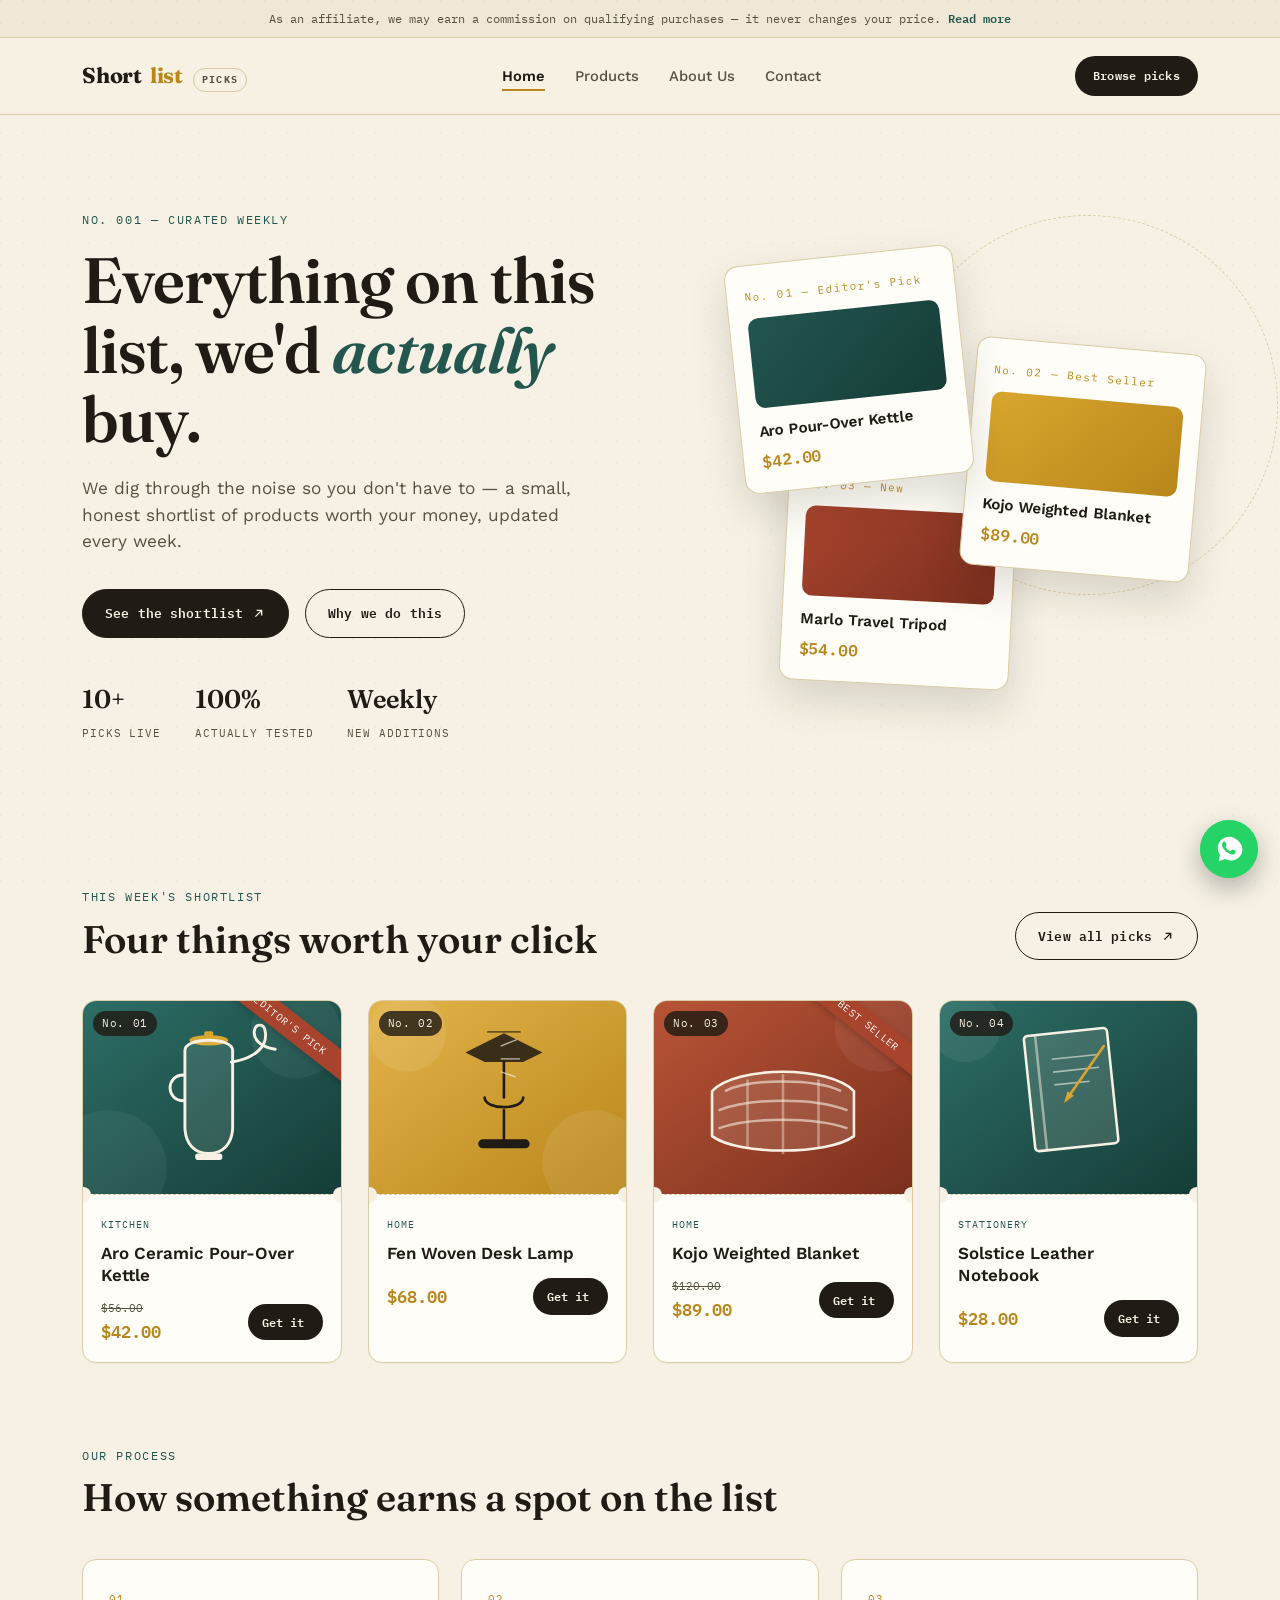
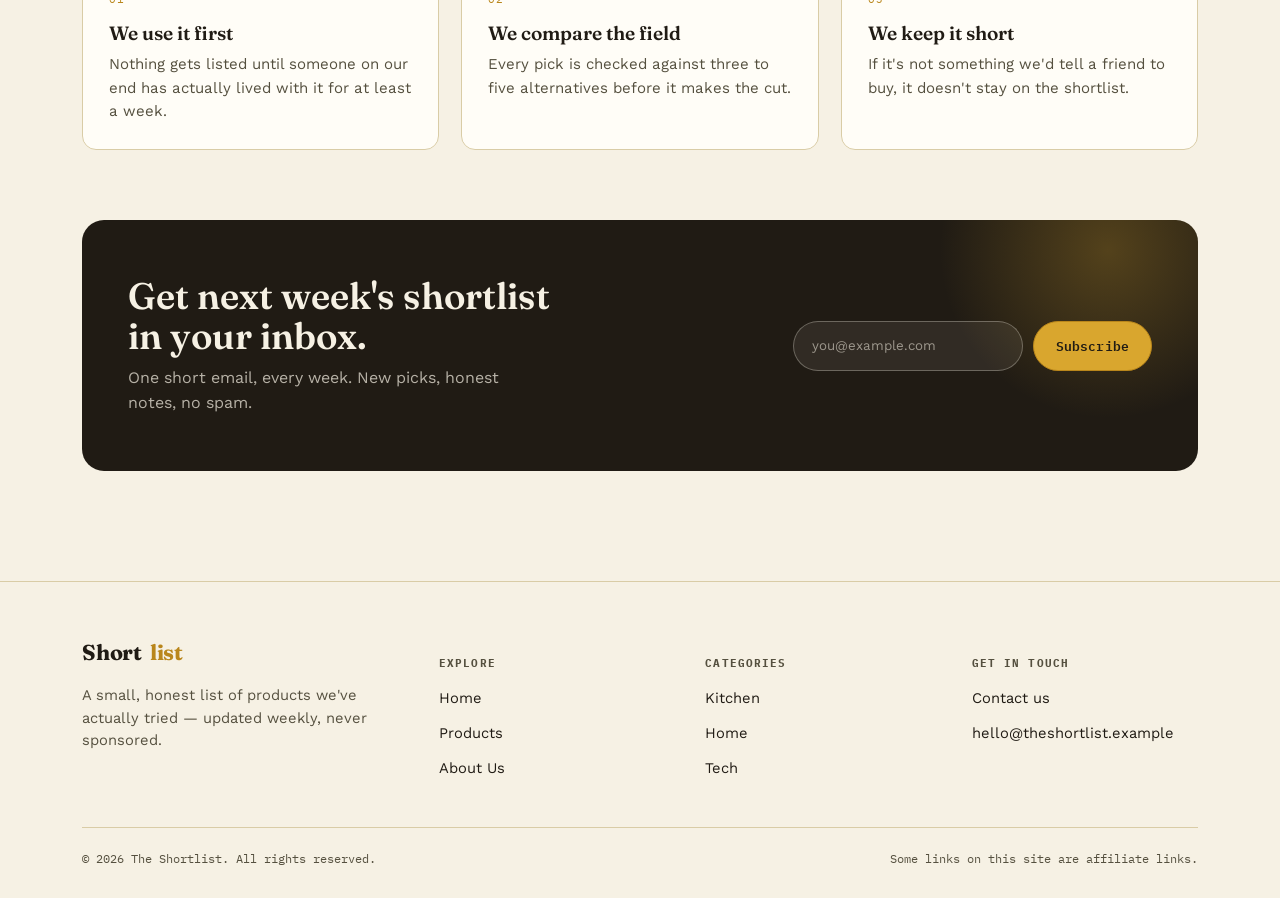
<file: index.html>
<!DOCTYPE html>
<html lang="en">
<head>
<meta charset="UTF-8">
<meta name="viewport" content="width=device-width, initial-scale=1.0">
<title>The Shortlist — Hand-picked finds, honestly reviewed</title>
<meta name="description" content="A curated shortlist of the best products we've tried, tested, and would buy again — with straight-to-the-point picks and prices.">
<link rel="icon" type="image/svg+xml" href="assets/images/site/favicon.svg">
<link rel="stylesheet" href="assets/css/style.css">
</head>
<body>

<div class="disclosure">
  As an affiliate, we may earn a commission on qualifying purchases — it never changes your price. <a href="about.html">Read more</a>
</div>

<header class="site-header">
  <nav class="nav">
    <a href="index.html" class="brand">Short<span class="brand-dot">list</span><span class="brand-tag">Picks</span></a>
    <ul class="nav-links" id="nav-links">
      <li><a href="index.html" class="active">Home</a></li>
      <li><a href="products.html">Products</a></li>
      <li><a href="about.html">About Us</a></li>
      <li><a href="contact.html">Contact</a></li>
    </ul>
    <a href="products.html" class="nav-cta">Browse picks</a>
    <button class="nav-toggle" id="nav-toggle" aria-label="Toggle menu"><span></span><span></span><span></span></button>
  </nav>
</header>

<main>

  <!-- ============ HERO ============ -->
  <section class="hero">
    <div class="wrap">
      <div class="hero-grid">
        <div>
          <span class="eyebrow reveal">No. 001 — Curated Weekly</span>
          <h1 class="reveal reveal-delay-1">Everything on this list, we'd <em>actually</em> buy.</h1>
          <p class="hero-sub reveal reveal-delay-2">We dig through the noise so you don't have to — a small, honest shortlist of products worth your money, updated every week.</p>
          <div class="hero-actions reveal reveal-delay-3">
            <a href="products.html" class="btn btn-primary">
              See the shortlist
              <svg viewBox="0 0 24 24" fill="none" stroke="currentColor" stroke-width="2.2"><path d="M7 17 17 7M9 7h8v8"/></svg>
            </a>
            <a href="about.html" class="btn btn-ghost">Why we do this</a>
          </div>
          <div class="hero-meta reveal reveal-delay-4">
            <div><strong id="stat-count">10+</strong><span>Picks live</span></div>
            <div><strong>100%</strong><span>Actually tested</span></div>
            <div><strong>Weekly</strong><span>New additions</span></div>
          </div>
        </div>

        <div class="hero-stack reveal reveal-delay-2">
          <div class="hero-orbit"></div>
          <div class="float-ticket ft-1">
            <span class="tk-num">No. 01 — Editor's Pick</span>
            <div class="tk-swatch"></div>
            <div class="tk-name">Aro Pour-Over Kettle</div>
            <div class="tk-price">$42.00</div>
          </div>
          <div class="float-ticket ft-2">
            <span class="tk-num">No. 02 — Best Seller</span>
            <div class="tk-swatch"></div>
            <div class="tk-name">Kojo Weighted Blanket</div>
            <div class="tk-price">$89.00</div>
          </div>
          <div class="float-ticket ft-3">
            <span class="tk-num">No. 03 — New</span>
            <div class="tk-swatch"></div>
            <div class="tk-name">Marlo Travel Tripod</div>
            <div class="tk-price">$54.00</div>
          </div>
        </div>
      </div>
    </div>
  </section>

  <!-- ============ FEATURED PICKS ============ -->
  <section class="section">
    <div class="wrap">
      <div class="section-head reveal">
        <div>
          <span class="eyebrow">This week's shortlist</span>
          <h2>Four things worth your click</h2>
        </div>
        <a href="products.html" class="btn btn-ghost">
          View all picks
          <svg viewBox="0 0 24 24" fill="none" stroke="currentColor" stroke-width="2.2"><path d="M7 17 17 7M9 7h8v8"/></svg>
        </a>
      </div>
      <div class="ticket-grid" id="featured-grid"></div>
    </div>
  </section>

  <!-- ============ HOW WE PICK ============ -->
  <section class="section" style="padding-top:10px;">
    <div class="wrap">
      <div class="section-head reveal">
        <div>
          <span class="eyebrow">Our process</span>
          <h2>How something earns a spot on the list</h2>
        </div>
      </div>
      <div class="values-grid">
        <div class="value-card reveal">
          <span class="v-num">01</span>
          <h3>We use it first</h3>
          <p>Nothing gets listed until someone on our end has actually lived with it for at least a week.</p>
        </div>
        <div class="value-card reveal reveal-delay-1">
          <span class="v-num">02</span>
          <h3>We compare the field</h3>
          <p>Every pick is checked against three to five alternatives before it makes the cut.</p>
        </div>
        <div class="value-card reveal reveal-delay-2">
          <span class="v-num">03</span>
          <h3>We keep it short</h3>
          <p>If it's not something we'd tell a friend to buy, it doesn't stay on the shortlist.</p>
        </div>
      </div>
    </div>
  </section>

  <!-- ============ NEWSLETTER BAND ============ -->
  <section class="section" style="padding-top:0;">
    <div class="wrap">
      <div class="band reveal">
        <div>
          <h2>Get next week's shortlist in your inbox.</h2>
          <p>One short email, every week. New picks, honest notes, no spam.</p>
        </div>
        <form class="band-form" id="newsletter-form">
          <input type="email" required placeholder="you@example.com">
          <button type="submit" class="btn btn-gold">Subscribe</button>
        </form>
      </div>
    </div>
  </section>

</main>

<footer class="site-footer">
  <div class="wrap">
    <div class="footer-grid">
      <div class="footer-brand">
        <a href="index.html" class="brand">Short<span class="brand-dot">list</span></a>
        <p>A small, honest list of products we've actually tried — updated weekly, never sponsored.</p>
      </div>
      <div class="footer-col">
        <h5>Explore</h5>
        <ul>
          <li><a href="index.html">Home</a></li>
          <li><a href="products.html">Products</a></li>
          <li><a href="about.html">About Us</a></li>
        </ul>
      </div>
      <div class="footer-col">
        <h5>Categories</h5>
        <ul>
          <li><a href="products.html">Kitchen</a></li>
          <li><a href="products.html">Home</a></li>
          <li><a href="products.html">Tech</a></li>
        </ul>
      </div>
      <div class="footer-col">
        <h5>Get in touch</h5>
        <ul>
          <li><a href="contact.html">Contact us</a></li>
          <li><a href="mailto:hello@theshortlist.example">hello@theshortlist.example</a></li>
        </ul>
      </div>
    </div>
    <div class="footer-bottom">
      <span>© <span id="year"></span> The Shortlist. All rights reserved.</span>
      <span>Some links on this site are affiliate links.</span>
    </div>
  </div>
</footer>

<div class="toast" id="toast"></div>
<a class="wa-float" href="https://wa.me/918128532292?text=Hi%2C%20I%20found%20you%20through%20The%20Shortlist%20website!" target="_blank" rel="noopener" aria-label="Chat with us on WhatsApp">
  <span class="wa-tooltip">Chat on WhatsApp</span>
  <svg viewBox="0 0 32 32"><path d="M16.02 3C9.37 3 3.99 8.38 3.99 15.03c0 2.65.86 5.1 2.33 7.09L4.99 29l7.05-2.28c1.86 1 3.98 1.58 6.24 1.58 6.65 0 12.03-5.38 12.03-12.03S22.67 3 16.02 3zm7.11 17.09c-.3.85-1.5 1.56-2.46 1.76-.65.14-1.5.25-4.38-.94-3.68-1.53-6.05-5.25-6.24-5.5-.18-.25-1.49-1.98-1.49-3.78 0-1.8.92-2.68 1.25-3.05.33-.37.72-.46.96-.46.24 0 .48 0 .69.01.22.01.52-.08.81.62.3.71 1.02 2.46 1.11 2.64.09.18.15.39.03.63-.12.24-.18.39-.36.6-.18.21-.38.47-.54.63-.18.18-.37.37-.16.73.21.36.93 1.53 2 2.48 1.37 1.22 2.53 1.6 2.89 1.78.36.18.57.15.78-.09.21-.24.9-1.05 1.14-1.41.24-.36.48-.3.81-.18.33.12 2.09.99 2.45 1.17.36.18.6.27.69.42.09.15.09.85-.21 1.7z"/></svg>
</a>


<script src="assets/js/products-data.js"></script>
<script src="assets/js/products-render.js"></script>
<script src="assets/js/main.js"></script>
<script>renderFeatured();</script>
</body>
</html>
</file>
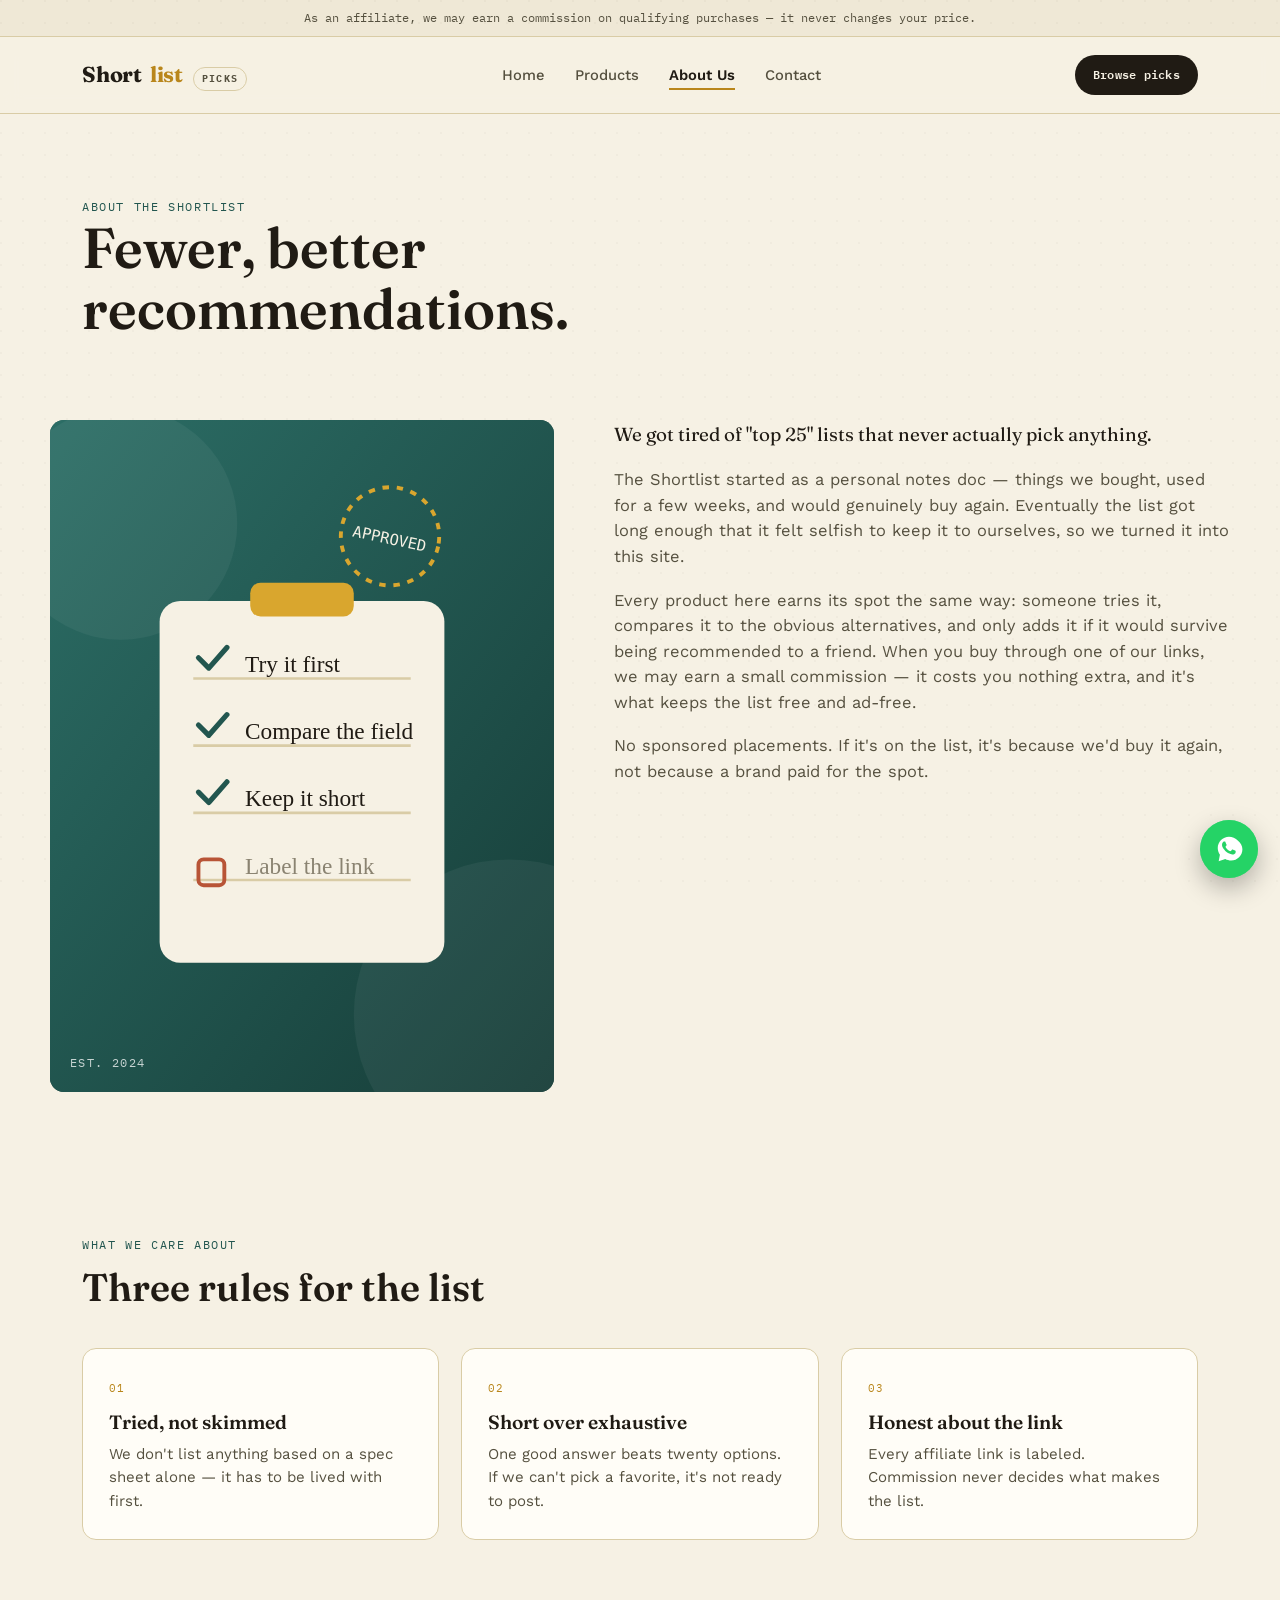
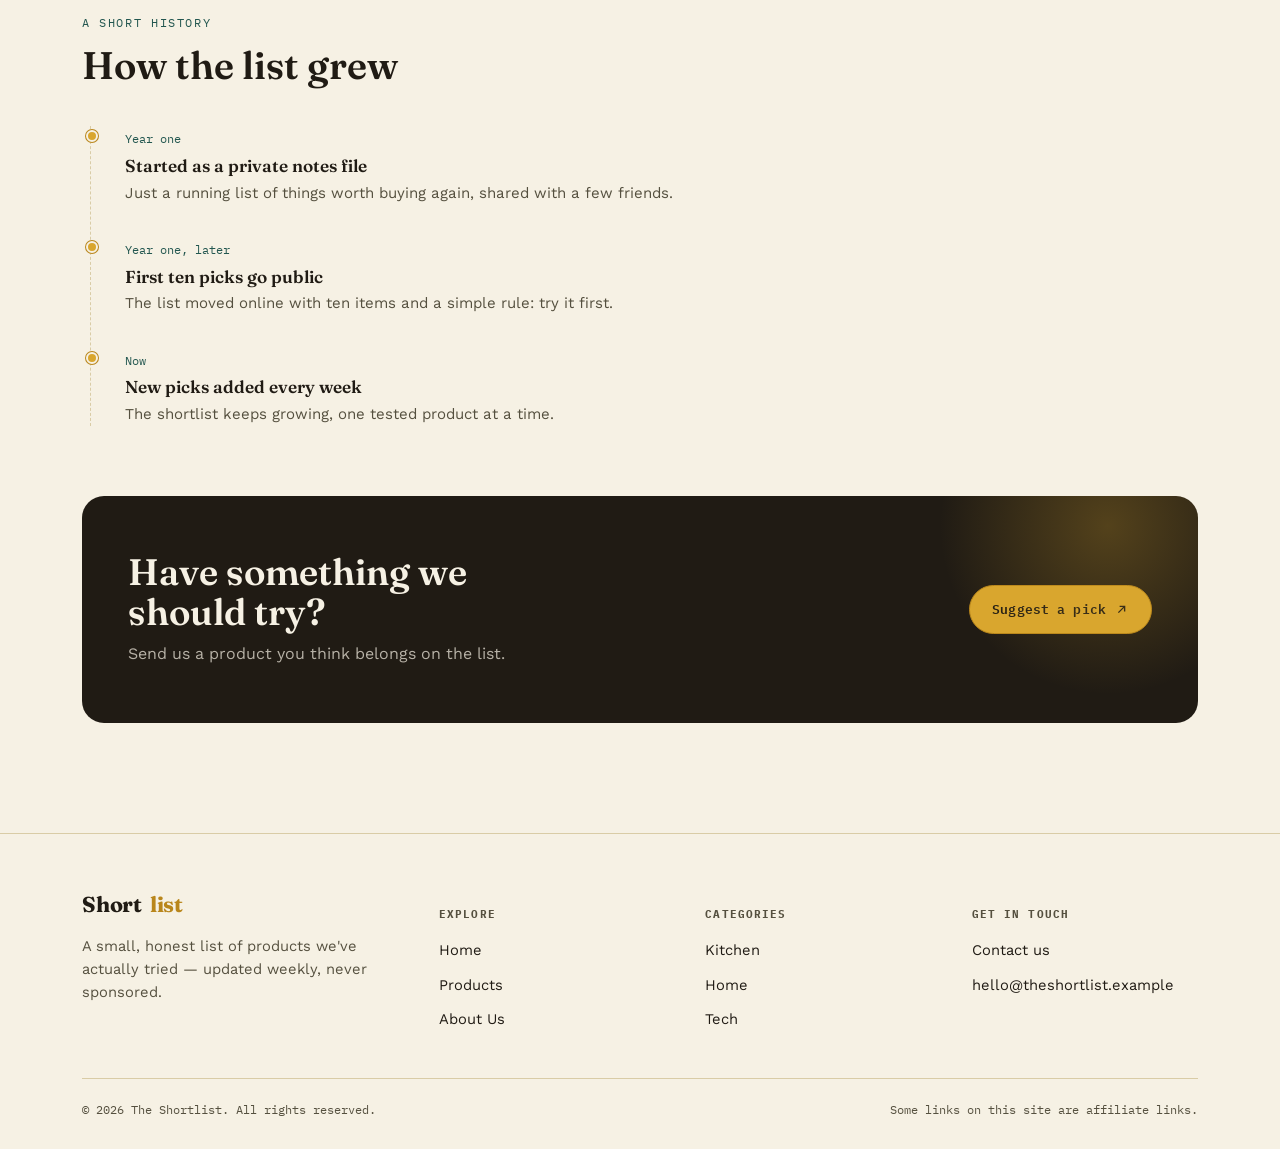
<file: about.html>
<!DOCTYPE html>
<html lang="en">
<head>
<meta charset="UTF-8">
<meta name="viewport" content="width=device-width, initial-scale=1.0">
<title>About Us — The Shortlist</title>
<meta name="description" content="Why The Shortlist exists, how picks are chosen, and how affiliate links keep it running.">
<link rel="icon" type="image/svg+xml" href="assets/images/site/favicon.svg">
<link rel="stylesheet" href="assets/css/style.css">
</head>
<body>

<div class="disclosure">
  As an affiliate, we may earn a commission on qualifying purchases — it never changes your price.
</div>

<header class="site-header">
  <nav class="nav">
    <a href="index.html" class="brand">Short<span class="brand-dot">list</span><span class="brand-tag">Picks</span></a>
    <ul class="nav-links" id="nav-links">
      <li><a href="index.html">Home</a></li>
      <li><a href="products.html">Products</a></li>
      <li><a href="about.html" class="active">About Us</a></li>
      <li><a href="contact.html">Contact</a></li>
    </ul>
    <a href="products.html" class="nav-cta">Browse picks</a>
    <button class="nav-toggle" id="nav-toggle" aria-label="Toggle menu"><span></span><span></span><span></span></button>
  </nav>
</header>

<main>
  <section class="about-hero">
    <div class="wrap">
      <span class="eyebrow reveal">About the shortlist</span>
      <h1 class="reveal reveal-delay-1">Fewer, better recommendations.</h1>
    </div>
  </section>

  <section class="section" style="padding-top:20px;">
    <div class="wrap about-grid">
      <div class="about-figure reveal">
        <img src="assets/images/site/about-illustration.svg" alt="Illustration of the three rules behind every shortlist pick" loading="lazy">
      </div>
      <div class="about-copy">
        <p class="reveal reveal-delay-1">We got tired of "top 25" lists that never actually pick anything.</p>
        <p class="reveal reveal-delay-2">The Shortlist started as a personal notes doc — things we bought, used for a few weeks, and would genuinely buy again. Eventually the list got long enough that it felt selfish to keep it to ourselves, so we turned it into this site.</p>
        <p class="reveal reveal-delay-3">Every product here earns its spot the same way: someone tries it, compares it to the obvious alternatives, and only adds it if it would survive being recommended to a friend. When you buy through one of our links, we may earn a small commission — it costs you nothing extra, and it's what keeps the list free and ad-free.</p>
        <p class="reveal reveal-delay-4">No sponsored placements. If it's on the list, it's because we'd buy it again, not because a brand paid for the spot.</p>
      </div>
    </div>
  </section>

  <section class="section" style="padding-top:0;">
    <div class="wrap">
      <div class="section-head reveal">
        <div>
          <span class="eyebrow">What we care about</span>
          <h2>Three rules for the list</h2>
        </div>
      </div>
      <div class="values-grid">
        <div class="value-card reveal">
          <span class="v-num">01</span>
          <h3>Tried, not skimmed</h3>
          <p>We don't list anything based on a spec sheet alone — it has to be lived with first.</p>
        </div>
        <div class="value-card reveal reveal-delay-1">
          <span class="v-num">02</span>
          <h3>Short over exhaustive</h3>
          <p>One good answer beats twenty options. If we can't pick a favorite, it's not ready to post.</p>
        </div>
        <div class="value-card reveal reveal-delay-2">
          <span class="v-num">03</span>
          <h3>Honest about the link</h3>
          <p>Every affiliate link is labeled. Commission never decides what makes the list.</p>
        </div>
      </div>
    </div>
  </section>

  <section class="section" style="padding-top:0;">
    <div class="wrap">
      <div class="section-head reveal">
        <div>
          <span class="eyebrow">A short history</span>
          <h2>How the list grew</h2>
        </div>
      </div>
      <div class="timeline">
        <div class="timeline-item reveal">
          <span class="t-year">Year one</span>
          <h4>Started as a private notes file</h4>
          <p>Just a running list of things worth buying again, shared with a few friends.</p>
        </div>
        <div class="timeline-item reveal reveal-delay-1">
          <span class="t-year">Year one, later</span>
          <h4>First ten picks go public</h4>
          <p>The list moved online with ten items and a simple rule: try it first.</p>
        </div>
        <div class="timeline-item reveal reveal-delay-2">
          <span class="t-year">Now</span>
          <h4>New picks added every week</h4>
          <p>The shortlist keeps growing, one tested product at a time.</p>
        </div>
      </div>
    </div>
  </section>

  <section class="section" style="padding-top:0;">
    <div class="wrap">
      <div class="band reveal">
        <div>
          <h2>Have something we should try?</h2>
          <p>Send us a product you think belongs on the list.</p>
        </div>
        <a href="contact.html" class="btn btn-gold">
          Suggest a pick
          <svg viewBox="0 0 24 24" fill="none" stroke="currentColor" stroke-width="2.2"><path d="M7 17 17 7M9 7h8v8"/></svg>
        </a>
      </div>
    </div>
  </section>
</main>

<footer class="site-footer">
  <div class="wrap">
    <div class="footer-grid">
      <div class="footer-brand">
        <a href="index.html" class="brand">Short<span class="brand-dot">list</span></a>
        <p>A small, honest list of products we've actually tried — updated weekly, never sponsored.</p>
      </div>
      <div class="footer-col">
        <h5>Explore</h5>
        <ul>
          <li><a href="index.html">Home</a></li>
          <li><a href="products.html">Products</a></li>
          <li><a href="about.html">About Us</a></li>
        </ul>
      </div>
      <div class="footer-col">
        <h5>Categories</h5>
        <ul>
          <li><a href="products.html">Kitchen</a></li>
          <li><a href="products.html">Home</a></li>
          <li><a href="products.html">Tech</a></li>
        </ul>
      </div>
      <div class="footer-col">
        <h5>Get in touch</h5>
        <ul>
          <li><a href="contact.html">Contact us</a></li>
          <li><a href="mailto:hello@theshortlist.example">hello@theshortlist.example</a></li>
        </ul>
      </div>
    </div>
    <div class="footer-bottom">
      <span>© <span id="year"></span> The Shortlist. All rights reserved.</span>
      <span>Some links on this site are affiliate links.</span>
    </div>
  </div>
</footer>

<div class="toast" id="toast"></div>
<a class="wa-float" href="https://wa.me/918128532292?text=Hi%2C%20I%20found%20you%20through%20The%20Shortlist%20website!" target="_blank" rel="noopener" aria-label="Chat with us on WhatsApp">
  <span class="wa-tooltip">Chat on WhatsApp</span>
  <svg viewBox="0 0 32 32"><path d="M16.02 3C9.37 3 3.99 8.38 3.99 15.03c0 2.65.86 5.1 2.33 7.09L4.99 29l7.05-2.28c1.86 1 3.98 1.58 6.24 1.58 6.65 0 12.03-5.38 12.03-12.03S22.67 3 16.02 3zm7.11 17.09c-.3.85-1.5 1.56-2.46 1.76-.65.14-1.5.25-4.38-.94-3.68-1.53-6.05-5.25-6.24-5.5-.18-.25-1.49-1.98-1.49-3.78 0-1.8.92-2.68 1.25-3.05.33-.37.72-.46.96-.46.24 0 .48 0 .69.01.22.01.52-.08.81.62.3.71 1.02 2.46 1.11 2.64.09.18.15.39.03.63-.12.24-.18.39-.36.6-.18.21-.38.47-.54.63-.18.18-.37.37-.16.73.21.36.93 1.53 2 2.48 1.37 1.22 2.53 1.6 2.89 1.78.36.18.57.15.78-.09.21-.24.9-1.05 1.14-1.41.24-.36.48-.3.81-.18.33.12 2.09.99 2.45 1.17.36.18.6.27.69.42.09.15.09.85-.21 1.7z"/></svg>
</a>


<script src="assets/js/products-data.js"></script>
<script src="assets/js/products-render.js"></script>
<script src="assets/js/main.js"></script>
</body>
</html>
</file>
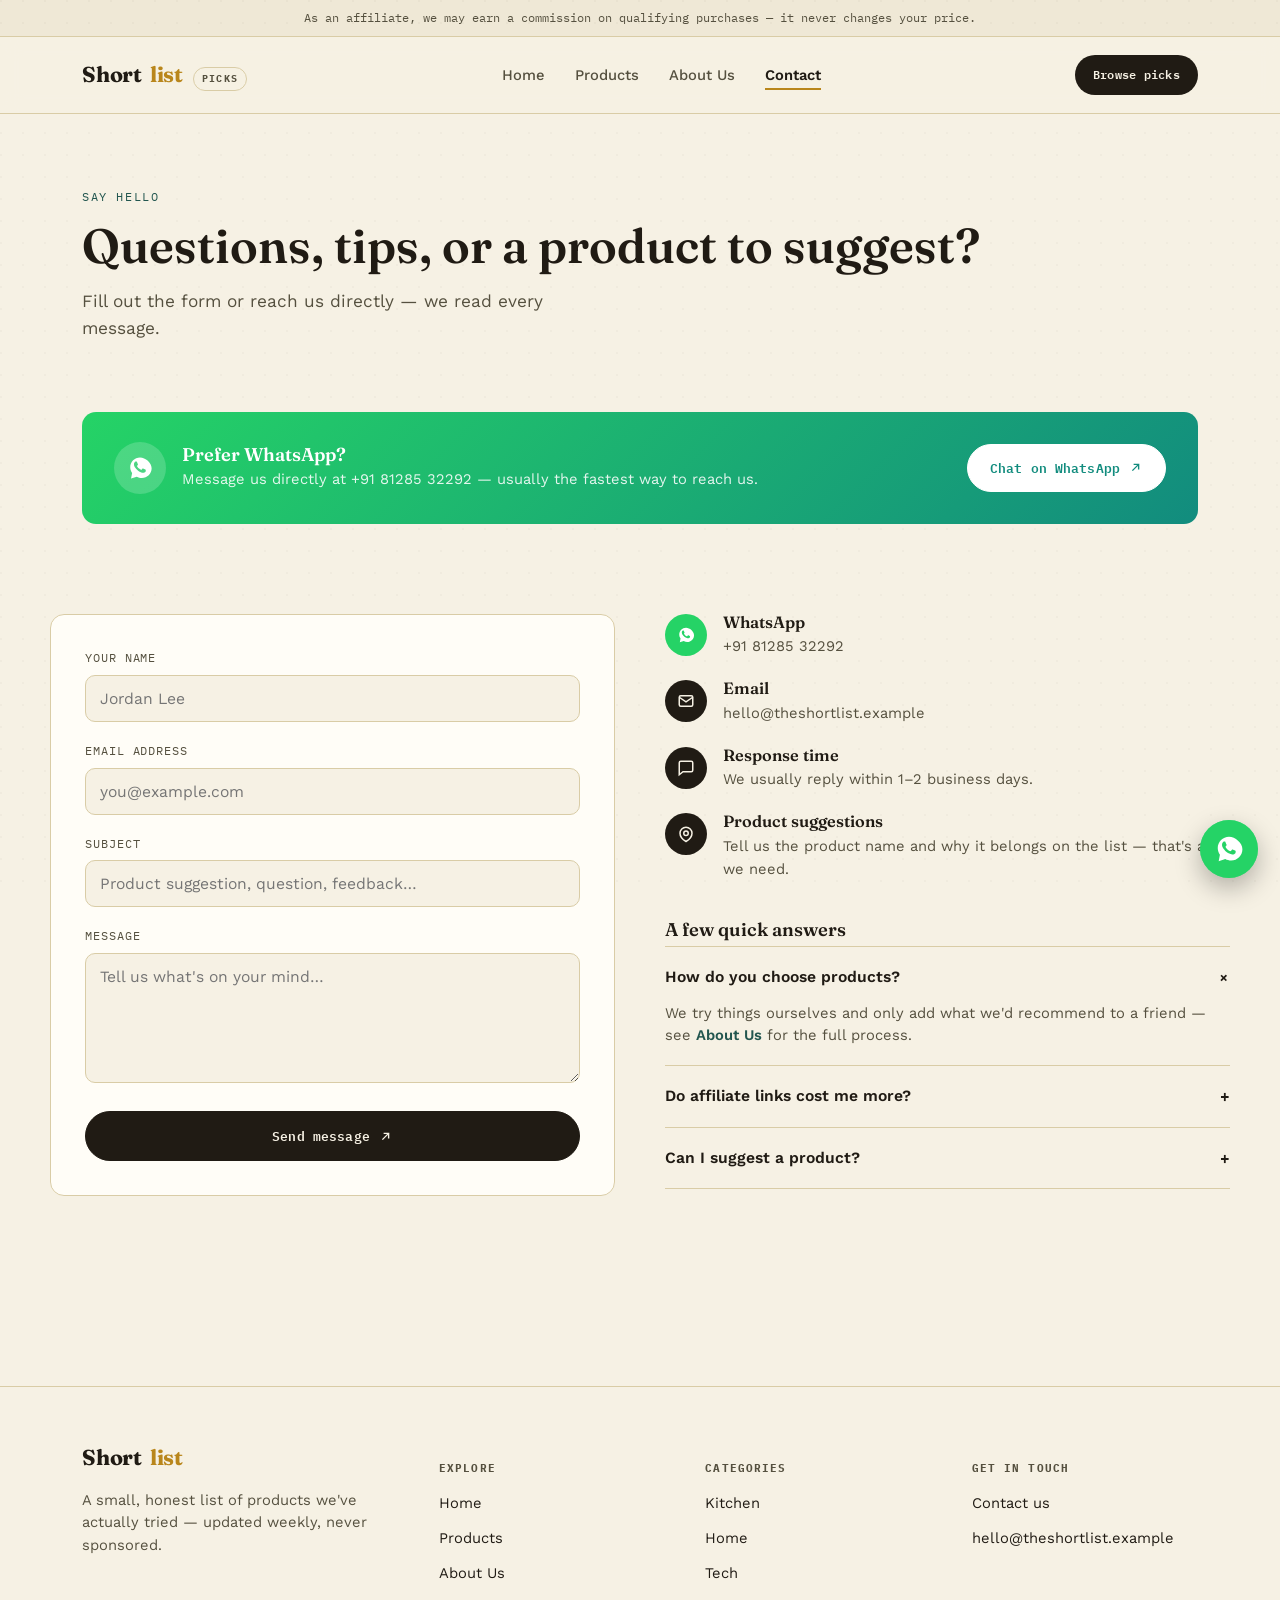
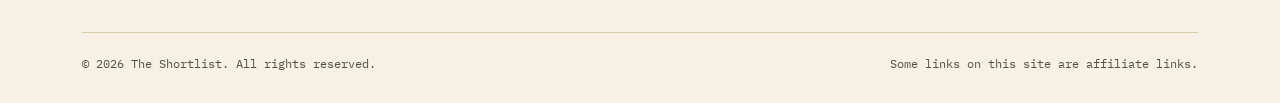
<file: contact.html>
<!DOCTYPE html>
<html lang="en">
<head>
<meta charset="UTF-8">
<meta name="viewport" content="width=device-width, initial-scale=1.0">
<title>Contact — The Shortlist</title>
<meta name="description" content="Get in touch, suggest a product, or ask a question about The Shortlist.">
<link rel="icon" type="image/svg+xml" href="assets/images/site/favicon.svg">
<link rel="stylesheet" href="assets/css/style.css">
</head>
<body>

<div class="disclosure">
  As an affiliate, we may earn a commission on qualifying purchases — it never changes your price.
</div>

<header class="site-header">
  <nav class="nav">
    <a href="index.html" class="brand">Short<span class="brand-dot">list</span><span class="brand-tag">Picks</span></a>
    <ul class="nav-links" id="nav-links">
      <li><a href="index.html">Home</a></li>
      <li><a href="products.html">Products</a></li>
      <li><a href="about.html">About Us</a></li>
      <li><a href="contact.html" class="active">Contact</a></li>
    </ul>
    <a href="products.html" class="nav-cta">Browse picks</a>
    <button class="nav-toggle" id="nav-toggle" aria-label="Toggle menu"><span></span><span></span><span></span></button>
  </nav>
</header>

<main>
  <section class="section" style="padding-bottom:0;">
    <div class="wrap">
      <span class="eyebrow reveal">Say hello</span>
      <h1 class="reveal reveal-delay-1" style="font-size:clamp(2.1rem,4vw,3rem); margin-top:12px;">Questions, tips, or a product to suggest?</h1>
      <p class="hero-sub reveal reveal-delay-2" style="margin-top:16px;">Fill out the form or reach us directly — we read every message.</p>
    </div>
  </section>

  <section class="section" style="padding-bottom:0;">
    <div class="wrap">
      <div class="wa-card reveal">
        <div class="wa-card-left">
          <span class="wa-card-icon">
            <svg viewBox="0 0 32 32"><path d="M16.02 3C9.37 3 3.99 8.38 3.99 15.03c0 2.65.86 5.1 2.33 7.09L4.99 29l7.05-2.28c1.86 1 3.98 1.58 6.24 1.58 6.65 0 12.03-5.38 12.03-12.03S22.67 3 16.02 3zm7.11 17.09c-.3.85-1.5 1.56-2.46 1.76-.65.14-1.5.25-4.38-.94-3.68-1.53-6.05-5.25-6.24-5.5-.18-.25-1.49-1.98-1.49-3.78 0-1.8.92-2.68 1.25-3.05.33-.37.72-.46.96-.46.24 0 .48 0 .69.01.22.01.52-.08.81.62.3.71 1.02 2.46 1.11 2.64.09.18.15.39.03.63-.12.24-.18.39-.36.6-.18.21-.38.47-.54.63-.18.18-.37.37-.16.73.21.36.93 1.53 2 2.48 1.37 1.22 2.53 1.6 2.89 1.78.36.18.57.15.78-.09.21-.24.9-1.05 1.14-1.41.24-.36.48-.3.81-.18.33.12 2.09.99 2.45 1.17.36.18.6.27.69.42.09.15.09.85-.21 1.7z"/></svg>
          </span>
          <div>
            <h3>Prefer WhatsApp?</h3>
            <p>Message us directly at +91 81285 32292 — usually the fastest way to reach us.</p>
          </div>
        </div>
        <a class="btn" href="https://wa.me/918128532292?text=Hi%2C%20I%20found%20you%20through%20The%20Shortlist%20website!" target="_blank" rel="noopener">
          Chat on WhatsApp
          <svg viewBox="0 0 24 24" fill="none" stroke="currentColor" stroke-width="2.2"><path d="M7 17 17 7M9 7h8v8"/></svg>
        </a>
      </div>
    </div>
  </section>

  <section class="section">
    <div class="wrap contact-grid">

      <div class="contact-card reveal">
        <form id="contact-form">
          <div class="field">
            <label for="name">Your name</label>
            <input type="text" id="name" name="name" required placeholder="Jordan Lee">
          </div>
          <div class="field">
            <label for="email">Email address</label>
            <input type="email" id="email" name="email" required placeholder="you@example.com">
          </div>
          <div class="field">
            <label for="subject">Subject</label>
            <input type="text" id="subject" name="subject" placeholder="Product suggestion, question, feedback…">
          </div>
          <div class="field">
            <label for="message">Message</label>
            <textarea id="message" name="message" required placeholder="Tell us what's on your mind…"></textarea>
          </div>
          <button type="submit" class="btn btn-primary btn-block">
            Send message
            <svg viewBox="0 0 24 24" fill="none" stroke="currentColor" stroke-width="2.2"><path d="M7 17 17 7M9 7h8v8"/></svg>
          </button>
          <p class="form-msg" id="form-msg"></p>
        </form>
      </div>

      <div>
        <div class="contact-info-list reveal reveal-delay-1">
          <div class="contact-info-item">
            <span class="ci-icon" style="background:#25D366;"><svg viewBox="0 0 32 32" fill="#fff" width="18" height="18"><path d="M16.02 3C9.37 3 3.99 8.38 3.99 15.03c0 2.65.86 5.1 2.33 7.09L4.99 29l7.05-2.28c1.86 1 3.98 1.58 6.24 1.58 6.65 0 12.03-5.38 12.03-12.03S22.67 3 16.02 3zm7.11 17.09c-.3.85-1.5 1.56-2.46 1.76-.65.14-1.5.25-4.38-.94-3.68-1.53-6.05-5.25-6.24-5.5-.18-.25-1.49-1.98-1.49-3.78 0-1.8.92-2.68 1.25-3.05.33-.37.72-.46.96-.46.24 0 .48 0 .69.01.22.01.52-.08.81.62.3.71 1.02 2.46 1.11 2.64.09.18.15.39.03.63-.12.24-.18.39-.36.6-.18.21-.38.47-.54.63-.18.18-.37.37-.16.73.21.36.93 1.53 2 2.48 1.37 1.22 2.53 1.6 2.89 1.78.36.18.57.15.78-.09.21-.24.9-1.05 1.14-1.41.24-.36.48-.3.81-.18.33.12 2.09.99 2.45 1.17.36.18.6.27.69.42.09.15.09.85-.21 1.7z"/></svg></span>
            <div>
              <h4>WhatsApp</h4>
              <p><a href="https://wa.me/918128532292" target="_blank" rel="noopener">+91 81285 32292</a></p>
            </div>
          </div>
          <div class="contact-info-item">
            <span class="ci-icon"><svg viewBox="0 0 24 24" fill="none" stroke="currentColor" stroke-width="2"><rect x="3" y="5" width="18" height="14" rx="2"/><path d="m3 7 9 6 9-6"/></svg></span>
            <div>
              <h4>Email</h4>
              <p><a href="mailto:hello@theshortlist.example">hello@theshortlist.example</a></p>
            </div>
          </div>
          <div class="contact-info-item">
            <span class="ci-icon"><svg viewBox="0 0 24 24" fill="none" stroke="currentColor" stroke-width="2"><path d="M21 15a2 2 0 0 1-2 2H8l-5 4V5a2 2 0 0 1 2-2h14a2 2 0 0 1 2 2z"/></svg></span>
            <div>
              <h4>Response time</h4>
              <p>We usually reply within 1–2 business days.</p>
            </div>
          </div>
          <div class="contact-info-item">
            <span class="ci-icon"><svg viewBox="0 0 24 24" fill="none" stroke="currentColor" stroke-width="2"><path d="M12 22s8-4.5 8-11a8 8 0 1 0-16 0c0 6.5 8 11 8 11z"/><circle cx="12" cy="11" r="3"/></svg></span>
            <div>
              <h4>Product suggestions</h4>
              <p>Tell us the product name and why it belongs on the list — that's all we need.</p>
            </div>
          </div>
        </div>

        <div style="margin-top:40px;">
          <h3 style="font-size:1.15rem; margin-bottom:6px;">A few quick answers</h3>
          <div class="faq-item reveal reveal-delay-2 open">
            <div class="faq-q">How do you choose products? <span class="faq-plus">+</span></div>
            <div class="faq-a">We try things ourselves and only add what we'd recommend to a friend — see <a href="about.html" style="color:var(--teal); font-weight:600;">About Us</a> for the full process.</div>
          </div>
          <div class="faq-item reveal reveal-delay-3">
            <div class="faq-q">Do affiliate links cost me more? <span class="faq-plus">+</span></div>
            <div class="faq-a">No — the price is the same whether you use our link or not. We may earn a small commission from the retailer.</div>
          </div>
          <div class="faq-item reveal reveal-delay-4">
            <div class="faq-q">Can I suggest a product? <span class="faq-plus">+</span></div>
            <div class="faq-a">Always. Use the form on this page — we read every suggestion.</div>
          </div>
        </div>
      </div>

    </div>
  </section>
</main>

<footer class="site-footer">
  <div class="wrap">
    <div class="footer-grid">
      <div class="footer-brand">
        <a href="index.html" class="brand">Short<span class="brand-dot">list</span></a>
        <p>A small, honest list of products we've actually tried — updated weekly, never sponsored.</p>
      </div>
      <div class="footer-col">
        <h5>Explore</h5>
        <ul>
          <li><a href="index.html">Home</a></li>
          <li><a href="products.html">Products</a></li>
          <li><a href="about.html">About Us</a></li>
        </ul>
      </div>
      <div class="footer-col">
        <h5>Categories</h5>
        <ul>
          <li><a href="products.html">Kitchen</a></li>
          <li><a href="products.html">Home</a></li>
          <li><a href="products.html">Tech</a></li>
        </ul>
      </div>
      <div class="footer-col">
        <h5>Get in touch</h5>
        <ul>
          <li><a href="contact.html">Contact us</a></li>
          <li><a href="mailto:hello@theshortlist.example">hello@theshortlist.example</a></li>
        </ul>
      </div>
    </div>
    <div class="footer-bottom">
      <span>© <span id="year"></span> The Shortlist. All rights reserved.</span>
      <span>Some links on this site are affiliate links.</span>
    </div>
  </div>
</footer>

<div class="toast" id="toast"></div>
<a class="wa-float" href="https://wa.me/918128532292?text=Hi%2C%20I%20found%20you%20through%20The%20Shortlist%20website!" target="_blank" rel="noopener" aria-label="Chat with us on WhatsApp">
  <span class="wa-tooltip">Chat on WhatsApp</span>
  <svg viewBox="0 0 32 32"><path d="M16.02 3C9.37 3 3.99 8.38 3.99 15.03c0 2.65.86 5.1 2.33 7.09L4.99 29l7.05-2.28c1.86 1 3.98 1.58 6.24 1.58 6.65 0 12.03-5.38 12.03-12.03S22.67 3 16.02 3zm7.11 17.09c-.3.85-1.5 1.56-2.46 1.76-.65.14-1.5.25-4.38-.94-3.68-1.53-6.05-5.25-6.24-5.5-.18-.25-1.49-1.98-1.49-3.78 0-1.8.92-2.68 1.25-3.05.33-.37.72-.46.96-.46.24 0 .48 0 .69.01.22.01.52-.08.81.62.3.71 1.02 2.46 1.11 2.64.09.18.15.39.03.63-.12.24-.18.39-.36.6-.18.21-.38.47-.54.63-.18.18-.37.37-.16.73.21.36.93 1.53 2 2.48 1.37 1.22 2.53 1.6 2.89 1.78.36.18.57.15.78-.09.21-.24.9-1.05 1.14-1.41.24-.36.48-.3.81-.18.33.12 2.09.99 2.45 1.17.36.18.6.27.69.42.09.15.09.85-.21 1.7z"/></svg>
</a>


<script src="assets/js/products-data.js"></script>
<script src="assets/js/products-render.js"></script>
<script src="assets/js/main.js"></script>
</body>
</html>
</file>
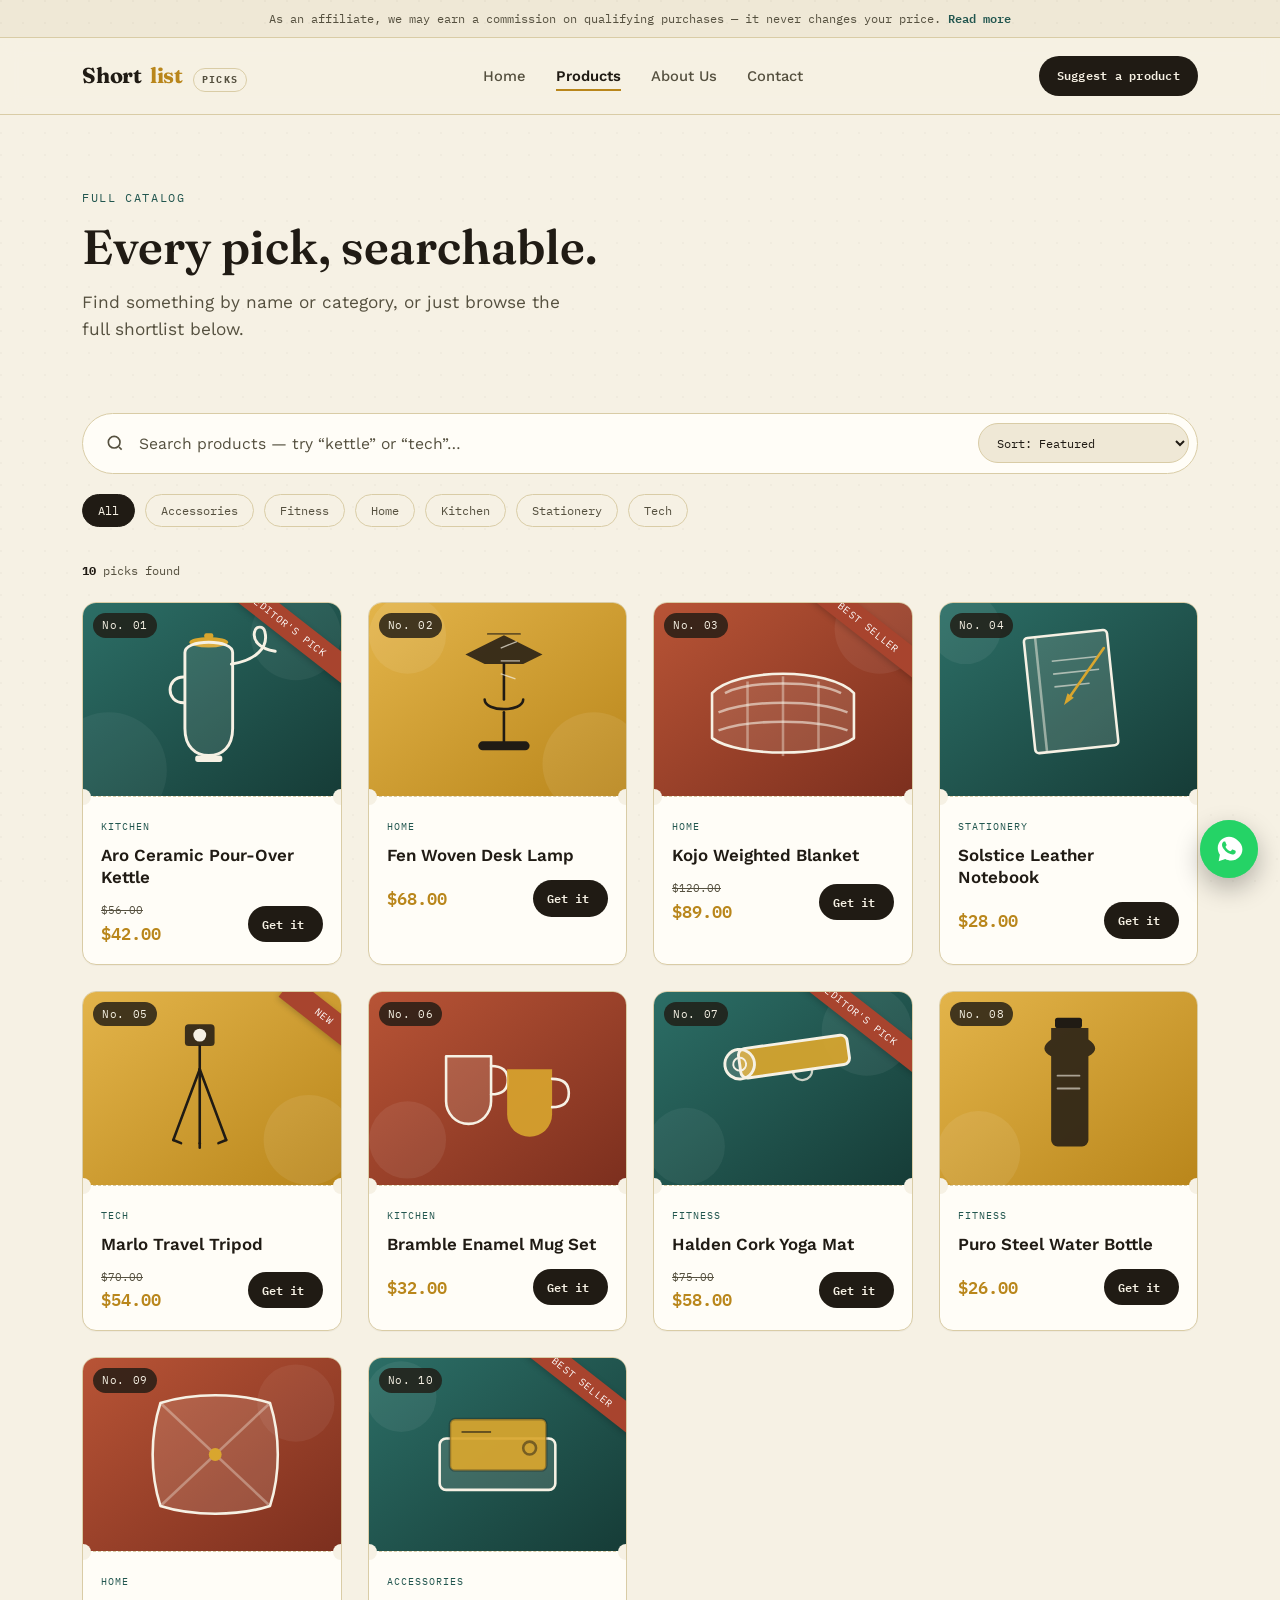
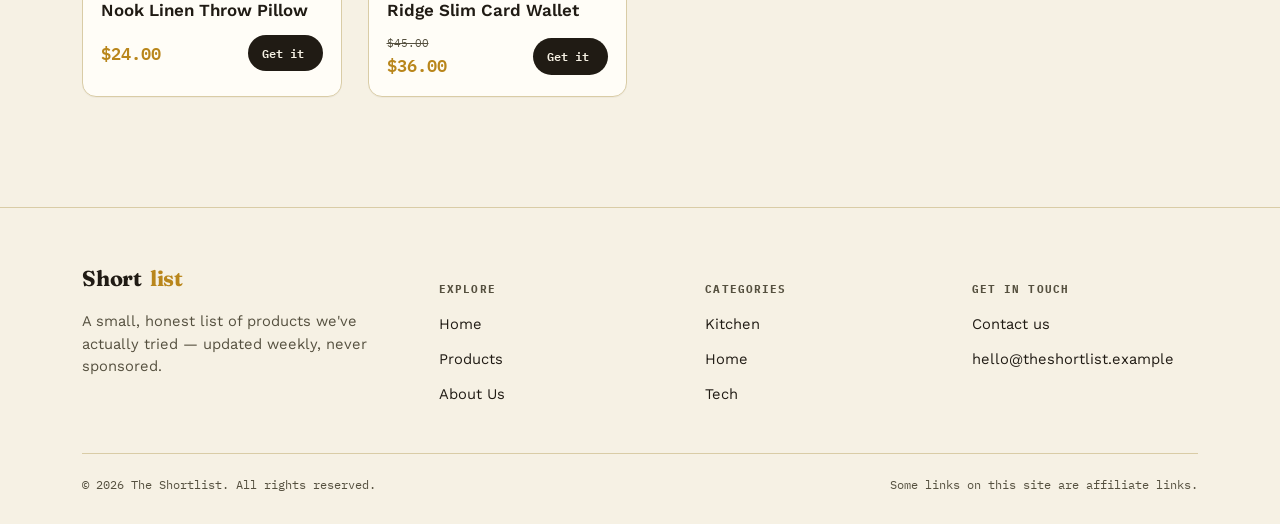
<file: products.html>
<!DOCTYPE html>
<html lang="en">
<head>
<meta charset="UTF-8">
<meta name="viewport" content="width=device-width, initial-scale=1.0">
<title>Products — The Shortlist</title>
<meta name="description" content="Search and browse every product on the shortlist — name, photo, and price, all in one place.">
<link rel="icon" type="image/svg+xml" href="assets/images/site/favicon.svg">
<link rel="stylesheet" href="assets/css/style.css">
</head>
<body>

<div class="disclosure">
  As an affiliate, we may earn a commission on qualifying purchases — it never changes your price. <a href="about.html">Read more</a>
</div>

<header class="site-header">
  <nav class="nav">
    <a href="index.html" class="brand">Short<span class="brand-dot">list</span><span class="brand-tag">Picks</span></a>
    <ul class="nav-links" id="nav-links">
      <li><a href="index.html">Home</a></li>
      <li><a href="products.html" class="active">Products</a></li>
      <li><a href="about.html">About Us</a></li>
      <li><a href="contact.html">Contact</a></li>
    </ul>
    <a href="contact.html" class="nav-cta">Suggest a product</a>
    <button class="nav-toggle" id="nav-toggle" aria-label="Toggle menu"><span></span><span></span><span></span></button>
  </nav>
</header>

<main>
  <section class="section" style="padding-bottom:0;">
    <div class="wrap">
      <span class="eyebrow reveal">Full catalog</span>
      <h1 class="reveal reveal-delay-1" style="font-size:clamp(2.1rem,4vw,3rem); margin-top:12px;">Every pick, searchable.</h1>
      <p class="hero-sub reveal reveal-delay-2" style="margin-top:16px;">Find something by name or category, or just browse the full shortlist below.</p>
    </div>
  </section>

  <section class="section">
    <div class="wrap">

      <div class="search-bar reveal">
        <svg class="search-icon" width="20" height="20" viewBox="0 0 24 24" fill="none" stroke="currentColor" stroke-width="2"><circle cx="11" cy="11" r="7"/><path d="m20 20-3.2-3.2"/></svg>
        <input type="text" id="product-search" placeholder="Search products — try “kettle” or “tech”…" autocomplete="off">
        <select id="sort-select" aria-label="Sort products">
          <option value="featured">Sort: Featured</option>
          <option value="name">Sort: Name A–Z</option>
          <option value="price-low">Sort: Price low to high</option>
          <option value="price-high">Sort: Price high to low</option>
        </select>
      </div>

      <div class="chip-row" id="chip-row"></div>

      <p class="result-count" id="result-count"></p>

      <div class="ticket-grid" id="product-grid"></div>
      <div class="empty-state" id="empty-state" style="display:none;">
        No picks match that search. Try a different word, or <a href="contact.html" style="color:var(--teal); font-weight:600;">tell us what to add</a>.
      </div>

    </div>
  </section>
</main>

<footer class="site-footer">
  <div class="wrap">
    <div class="footer-grid">
      <div class="footer-brand">
        <a href="index.html" class="brand">Short<span class="brand-dot">list</span></a>
        <p>A small, honest list of products we've actually tried — updated weekly, never sponsored.</p>
      </div>
      <div class="footer-col">
        <h5>Explore</h5>
        <ul>
          <li><a href="index.html">Home</a></li>
          <li><a href="products.html">Products</a></li>
          <li><a href="about.html">About Us</a></li>
        </ul>
      </div>
      <div class="footer-col">
        <h5>Categories</h5>
        <ul>
          <li><a href="products.html">Kitchen</a></li>
          <li><a href="products.html">Home</a></li>
          <li><a href="products.html">Tech</a></li>
        </ul>
      </div>
      <div class="footer-col">
        <h5>Get in touch</h5>
        <ul>
          <li><a href="contact.html">Contact us</a></li>
          <li><a href="mailto:hello@theshortlist.example">hello@theshortlist.example</a></li>
        </ul>
      </div>
    </div>
    <div class="footer-bottom">
      <span>© <span id="year"></span> The Shortlist. All rights reserved.</span>
      <span>Some links on this site are affiliate links.</span>
    </div>
  </div>
</footer>

<div class="toast" id="toast"></div>
<a class="wa-float" href="https://wa.me/918128532292?text=Hi%2C%20I%20found%20you%20through%20The%20Shortlist%20website!" target="_blank" rel="noopener" aria-label="Chat with us on WhatsApp">
  <span class="wa-tooltip">Chat on WhatsApp</span>
  <svg viewBox="0 0 32 32"><path d="M16.02 3C9.37 3 3.99 8.38 3.99 15.03c0 2.65.86 5.1 2.33 7.09L4.99 29l7.05-2.28c1.86 1 3.98 1.58 6.24 1.58 6.65 0 12.03-5.38 12.03-12.03S22.67 3 16.02 3zm7.11 17.09c-.3.85-1.5 1.56-2.46 1.76-.65.14-1.5.25-4.38-.94-3.68-1.53-6.05-5.25-6.24-5.5-.18-.25-1.49-1.98-1.49-3.78 0-1.8.92-2.68 1.25-3.05.33-.37.72-.46.96-.46.24 0 .48 0 .69.01.22.01.52-.08.81.62.3.71 1.02 2.46 1.11 2.64.09.18.15.39.03.63-.12.24-.18.39-.36.6-.18.21-.38.47-.54.63-.18.18-.37.37-.16.73.21.36.93 1.53 2 2.48 1.37 1.22 2.53 1.6 2.89 1.78.36.18.57.15.78-.09.21-.24.9-1.05 1.14-1.41.24-.36.48-.3.81-.18.33.12 2.09.99 2.45 1.17.36.18.6.27.69.42.09.15.09.85-.21 1.7z"/></svg>
</a>


<script src="assets/js/products-data.js"></script>
<script src="assets/js/products-render.js"></script>
<script src="assets/js/main.js"></script>
<script>initProductsPage();</script>
</body>
</html>
</file>
<file: assets/css/style.css>
/* ============================================================
   THE SHORTLIST — shared stylesheet
   A curated-picks storefront. Design language: an editor's
   "shortlist ticket" — perforated cards, ranked numbering,
   mono price tags, warm paper background.
   ============================================================ */

@import url('https://fonts.googleapis.com/css2?family=Fraunces:ital,opsz,wght@0,9..144,400;0,9..144,500;0,9..144,600;0,9..144,700;1,9..144,500&family=Work+Sans:wght@400;500;600;700&family=IBM+Plex+Mono:wght@400;500;600&display=swap');

:root{
  /* --- color tokens --- */
  --paper:      #F6F1E4;
  --paper-dim:  #EFE8D6;
  --cream-card: #FFFDF7;
  --ink:        #201B14;
  --ink-soft:   #55503F;
  --line:       #D9CCA6;
  --gold:       #D9A62E;
  --gold-deep:  #B9861B;
  --teal:       #22564F;
  --teal-deep:  #163C37;
  --red-stamp:  #A8442E;

  /* --- type tokens --- */
  --font-display: 'Fraunces', serif;
  --font-body:    'Work Sans', sans-serif;
  --font-mono:    'IBM Plex Mono', monospace;

  --radius: 14px;
}

*, *::before, *::after{ box-sizing: border-box; }

html{ scroll-behavior: smooth; }

body{
  margin: 0;
  background: var(--paper);
  color: var(--ink);
  font-family: var(--font-body);
  font-size: 16px;
  line-height: 1.55;
  -webkit-font-smoothing: antialiased;
}

img{ max-width: 100%; display: block; }

a{ color: inherit; text-decoration: none; }

ul{ list-style: none; margin: 0; padding: 0; }

h1, h2, h3, h4{
  font-family: var(--font-display);
  font-weight: 600;
  line-height: 1.08;
  margin: 0;
  color: var(--ink);
}

p{ margin: 0; }

.eyebrow{
  font-family: var(--font-mono);
  font-size: 0.72rem;
  letter-spacing: 0.14em;
  text-transform: uppercase;
  color: var(--teal);
}

.wrap{
  max-width: 1180px;
  margin: 0 auto;
  padding: 0 32px;
}

/* subtle paper texture via layered radial noise */
body::before{
  content: "";
  position: fixed;
  inset: 0;
  pointer-events: none;
  z-index: 0;
  opacity: 0.5;
  background-image:
    radial-gradient(circle at 1px 1px, rgba(32,27,20,0.045) 1px, transparent 0);
  background-size: 22px 22px;
}

/* ============================================================
   Reveal-on-scroll (JS toggles .is-visible)
   ============================================================ */
.reveal{
  opacity: 0;
  transform: translateY(22px);
  transition: opacity 0.7s cubic-bezier(.2,.7,.3,1), transform 0.7s cubic-bezier(.2,.7,.3,1);
}
.reveal.is-visible{ opacity: 1; transform: translateY(0); }
.reveal-delay-1.is-visible{ transition-delay: .08s; }
.reveal-delay-2.is-visible{ transition-delay: .16s; }
.reveal-delay-3.is-visible{ transition-delay: .24s; }
.reveal-delay-4.is-visible{ transition-delay: .32s; }

@media (prefers-reduced-motion: reduce){
  html{ scroll-behavior: auto; }
  .reveal, .reveal.is-visible{ transition: none; transform: none; opacity: 1; }
  *{ animation-duration: 0.001ms !important; animation-iteration-count: 1 !important; }
}

/* ============================================================
   Header / Nav
   ============================================================ */
.site-header{
  position: sticky;
  top: 0;
  z-index: 50;
  background: rgba(246, 241, 228, 0.86);
  backdrop-filter: blur(10px);
  border-bottom: 1px solid var(--line);
}

.nav{
  display: flex;
  align-items: center;
  justify-content: space-between;
  padding: 18px 32px;
  max-width: 1180px;
  margin: 0 auto;
}

.brand{
  display: flex;
  align-items: baseline;
  gap: 8px;
  font-family: var(--font-display);
  font-weight: 700;
  font-size: 1.35rem;
  letter-spacing: -0.01em;
}
.brand .brand-dot{ color: var(--gold-deep); }
.brand .brand-tag{
  font-family: var(--font-mono);
  font-size: 0.62rem;
  letter-spacing: 0.12em;
  text-transform: uppercase;
  color: var(--ink-soft);
  border: 1px solid var(--line);
  border-radius: 100px;
  padding: 3px 8px;
  margin-left: 2px;
}

.nav-links{
  display: flex;
  align-items: center;
  gap: 30px;
  font-size: 0.92rem;
  font-weight: 500;
}
.nav-links a{
  position: relative;
  padding: 6px 0;
  color: var(--ink-soft);
  transition: color 0.2s ease;
}
.nav-links a::after{
  content: "";
  position: absolute;
  left: 0; right: 100%;
  bottom: 0;
  height: 2px;
  background: var(--gold-deep);
  transition: right 0.25s ease;
}
.nav-links a:hover{ color: var(--ink); }
.nav-links a:hover::after{ right: 0; }
.nav-links a.active{ color: var(--ink); font-weight: 600; }
.nav-links a.active::after{ right: 0; }

.nav-cta{
  font-family: var(--font-mono);
  font-size: 0.78rem;
  font-weight: 600;
  background: var(--ink);
  color: var(--paper) !important;
  padding: 10px 18px;
  border-radius: 100px;
  letter-spacing: 0.02em;
  transition: transform 0.2s ease, background 0.2s ease;
}
.nav-cta:hover{ background: var(--teal-deep); transform: translateY(-2px); }

.nav-toggle{
  display: none;
  flex-direction: column;
  gap: 5px;
  background: none;
  border: none;
  cursor: pointer;
  padding: 6px;
}
.nav-toggle span{
  width: 22px; height: 2px; background: var(--ink); display: block;
}

/* ============================================================
   Buttons
   ============================================================ */
.btn{
  display: inline-flex;
  align-items: center;
  gap: 8px;
  font-family: var(--font-mono);
  font-size: 0.82rem;
  font-weight: 600;
  letter-spacing: 0.01em;
  padding: 13px 22px;
  border-radius: 100px;
  border: 1px solid var(--ink);
  cursor: pointer;
  transition: transform 0.18s ease, box-shadow 0.18s ease, background 0.18s ease, color 0.18s ease;
}
.btn-primary{ background: var(--ink); color: var(--paper); }
.btn-primary:hover{ transform: translateY(-2px); box-shadow: 0 10px 22px rgba(32,27,20,0.22); background: var(--teal-deep); border-color: var(--teal-deep); }
.btn-ghost{ background: transparent; color: var(--ink); }
.btn-ghost:hover{ background: var(--ink); color: var(--paper); }
.btn-gold{ background: var(--gold); color: var(--ink); border-color: var(--gold-deep); }
.btn-gold:hover{ transform: translateY(-2px); box-shadow: 0 10px 22px rgba(185,134,27,0.35); background: var(--gold-deep); color: var(--paper); }
.btn-block{ width: 100%; justify-content: center; }
.btn svg{ width: 15px; height: 15px; transition: transform 0.2s ease; }
.btn:hover svg{ transform: translate(3px,-3px); }

/* ============================================================
   HERO (home)
   ============================================================ */
.hero{
  position: relative;
  padding: 92px 0 70px;
  overflow: hidden;
}
.hero-grid{
  display: grid;
  grid-template-columns: 1.1fr 0.9fr;
  gap: 40px;
  align-items: center;
}
.hero h1{
  font-size: clamp(2.6rem, 5vw, 4.1rem);
  letter-spacing: -0.015em;
  margin-top: 14px;
}
.hero h1 em{
  font-style: italic;
  color: var(--teal);
}
.hero-sub{
  margin-top: 22px;
  max-width: 46ch;
  font-size: 1.08rem;
  color: var(--ink-soft);
}
.hero-actions{
  margin-top: 34px;
  display: flex;
  gap: 16px;
  flex-wrap: wrap;
}
.hero-meta{
  margin-top: 42px;
  display: flex;
  gap: 34px;
  font-family: var(--font-mono);
}
.hero-meta div strong{
  display: block;
  font-family: var(--font-display);
  font-size: 1.6rem;
  font-weight: 600;
}
.hero-meta div span{
  font-size: 0.7rem;
  letter-spacing: 0.08em;
  text-transform: uppercase;
  color: var(--ink-soft);
}

/* floating ticket stack illustration */
.hero-stack{
  position: relative;
  height: 440px;
}
.float-ticket{
  position: absolute;
  width: 230px;
  background: var(--cream-card);
  border: 1px solid var(--line);
  border-radius: var(--radius);
  box-shadow: 0 18px 40px rgba(32,27,20,0.14);
  padding: 18px;
  animation: floaty 6s ease-in-out infinite;
}
.float-ticket .tk-num{ font-family: var(--font-mono); font-size: 0.68rem; color: var(--gold-deep); letter-spacing: 0.1em; }
.float-ticket .tk-swatch{
  margin-top: 10px;
  height: 90px;
  border-radius: 10px;
  background: linear-gradient(135deg, var(--teal), var(--teal-deep));
}
.float-ticket .tk-name{ margin-top: 12px; font-weight: 600; font-size: 0.95rem; }
.float-ticket .tk-price{ margin-top: 6px; font-family: var(--font-mono); color: var(--gold-deep); font-weight: 600; }

.ft-1{ top: 0; left: 20px; transform: rotate(-6deg); animation-delay: 0s; z-index: 3; }
.ft-2{ top: 90px; right: 0; transform: rotate(5deg); animation-delay: 1.4s; z-index: 2; }
.ft-2 .tk-swatch{ background: linear-gradient(135deg, var(--gold), var(--gold-deep)); }
.ft-3{ bottom: 10px; left: 70px; transform: rotate(3deg); animation-delay: 2.6s; z-index: 1; }
.ft-3 .tk-swatch{ background: linear-gradient(135deg, var(--red-stamp), #7c2f1e); }

@keyframes floaty{
  0%, 100%{ transform: translateY(0) rotate(var(--r, 0deg)); }
  50%{ transform: translateY(-14px) rotate(var(--r, 0deg)); }
}
.ft-1{ --r: -6deg; }
.ft-2{ --r: 5deg; }
.ft-3{ --r: 3deg; }

.hero-orbit{
  position: absolute;
  inset: -60px -60px auto auto;
  width: 380px; height: 380px;
  border: 1px dashed var(--line);
  border-radius: 50%;
  top: -40px; right: -80px;
  z-index: 0;
}

/* ============================================================
   Section headings
   ============================================================ */
.section{ padding: 70px 0; position: relative; z-index: 1; }
.section-head{
  display: flex;
  align-items: flex-end;
  justify-content: space-between;
  gap: 20px;
  margin-bottom: 40px;
  flex-wrap: wrap;
}
.section-head h2{ font-size: clamp(1.9rem, 3vw, 2.6rem); margin-top: 10px; }
.section-head p{ color: var(--ink-soft); max-width: 42ch; }

/* ============================================================
   Ticket-style product card (the signature element)
   ============================================================ */
.ticket-grid{
  display: grid;
  grid-template-columns: repeat(auto-fill, minmax(258px, 1fr));
  gap: 26px;
}

.ticket{
  position: relative;
  background: var(--cream-card);
  border: 1px solid var(--line);
  border-radius: var(--radius);
  overflow: hidden;
  box-shadow: 0 1px 0 rgba(32,27,20,0.03);
  transition: transform 0.28s cubic-bezier(.2,.7,.3,1), box-shadow 0.28s ease, border-color 0.28s ease;
}
.ticket:hover{
  transform: translateY(-8px) rotate(-0.6deg);
  box-shadow: 0 22px 38px rgba(32,27,20,0.16);
  border-color: var(--gold-deep);
}

.ticket-media{
  position: relative;
  aspect-ratio: 4 / 3;
  background: linear-gradient(135deg, var(--paper-dim), var(--line));
  display: flex;
  align-items: center;
  justify-content: center;
  overflow: hidden;
}
.ticket-media img{
  width: 100%; height: 100%; object-fit: cover;
  transition: transform 0.5s ease;
}
.ticket:hover .ticket-media img{ transform: scale(1.06); }
.ticket-media .no-photo{
  font-family: var(--font-mono);
  font-size: 0.72rem;
  color: var(--ink-soft);
  text-align: center;
  padding: 0 20px;
  letter-spacing: 0.04em;
}

.ticket-num{
  position: absolute;
  top: 10px; left: 10px;
  font-family: var(--font-mono);
  font-size: 0.68rem;
  background: rgba(32,27,20,0.82);
  color: var(--paper);
  padding: 4px 9px;
  border-radius: 100px;
  letter-spacing: 0.06em;
  z-index: 2;
}

.ticket-stamp{
  position: absolute;
  top: 12px; right: -32px;
  background: var(--red-stamp);
  color: #fff;
  font-family: var(--font-mono);
  font-size: 0.62rem;
  letter-spacing: 0.08em;
  text-transform: uppercase;
  padding: 5px 38px;
  transform: rotate(38deg);
  z-index: 2;
  box-shadow: 0 2px 6px rgba(0,0,0,0.2);
}

.ticket-perf{
  height: 0;
  border-top: 1.5px dashed var(--line);
  position: relative;
}
.ticket-perf::before, .ticket-perf::after{
  content: "";
  position: absolute;
  top: -8px;
  width: 16px; height: 16px;
  background: var(--paper);
  border-radius: 50%;
}
.ticket-perf::before{ left: -8px; }
.ticket-perf::after{ right: -8px; }

.ticket-body{ padding: 16px 18px 18px; }
.ticket-cat{
  font-family: var(--font-mono);
  font-size: 0.65rem;
  letter-spacing: 0.1em;
  text-transform: uppercase;
  color: var(--teal);
}
.ticket-name{
  margin-top: 6px;
  font-size: 1.06rem;
  font-weight: 600;
  font-family: var(--font-body);
  color: var(--ink);
  line-height: 1.3;
}
.ticket-foot{
  margin-top: 14px;
  display: flex;
  align-items: center;
  justify-content: space-between;
  gap: 10px;
}
.ticket-price{
  font-family: var(--font-mono);
  font-weight: 600;
  font-size: 1.05rem;
  color: var(--gold-deep);
}
.ticket-price .was{
  display: block;
  font-size: 0.7rem;
  color: var(--ink-soft);
  text-decoration: line-through;
  font-weight: 400;
}
.ticket-go{
  font-family: var(--font-mono);
  font-size: 0.74rem;
  font-weight: 600;
  display: inline-flex;
  align-items: center;
  gap: 5px;
  background: var(--ink);
  color: var(--paper);
  padding: 9px 14px;
  border-radius: 100px;
  transition: background 0.2s ease, transform 0.2s ease;
  white-space: nowrap;
}
.ticket-go:hover{ background: var(--teal-deep); transform: translateX(2px); }

/* ============================================================
   Search / filter bar (products page)
   ============================================================ */
.search-bar{
  display: flex;
  gap: 14px;
  flex-wrap: wrap;
  align-items: center;
  background: var(--cream-card);
  border: 1px solid var(--line);
  border-radius: 100px;
  padding: 8px 8px 8px 22px;
  margin-bottom: 20px;
}
.search-bar input[type="text"]{
  flex: 1;
  min-width: 180px;
  border: none;
  background: transparent;
  font-family: var(--font-body);
  font-size: 0.98rem;
  padding: 12px 0;
  outline: none;
  color: var(--ink);
}
.search-bar input::placeholder{ color: var(--ink-soft); }
.search-bar .search-icon{ color: var(--ink-soft); flex-shrink: 0; }
.search-bar select{
  font-family: var(--font-mono);
  font-size: 0.78rem;
  background: var(--paper-dim);
  border: 1px solid var(--line);
  border-radius: 100px;
  padding: 10px 14px;
  color: var(--ink);
  cursor: pointer;
}

.chip-row{
  display: flex;
  flex-wrap: wrap;
  gap: 10px;
  margin-bottom: 34px;
}
.chip{
  font-family: var(--font-mono);
  font-size: 0.76rem;
  padding: 8px 15px;
  border-radius: 100px;
  border: 1px solid var(--line);
  background: var(--paper);
  color: var(--ink-soft);
  cursor: pointer;
  transition: all 0.18s ease;
}
.chip:hover{ border-color: var(--gold-deep); color: var(--ink); }
.chip.active{ background: var(--ink); color: var(--paper); border-color: var(--ink); }

.result-count{
  font-family: var(--font-mono);
  font-size: 0.78rem;
  color: var(--ink-soft);
  margin-bottom: 22px;
}
.result-count strong{ color: var(--ink); }

.empty-state{
  text-align: center;
  padding: 70px 20px;
  color: var(--ink-soft);
  font-family: var(--font-mono);
  font-size: 0.9rem;
  border: 1px dashed var(--line);
  border-radius: var(--radius);
}

/* ============================================================
   About page
   ============================================================ */
.about-hero{ padding: 80px 0 40px; }
.about-hero h1{ font-size: clamp(2.3rem, 4.4vw, 3.6rem); max-width: 16ch; }

.about-grid{
  display: grid;
  grid-template-columns: 0.9fr 1.1fr;
  gap: 60px;
  align-items: start;
  padding: 20px 0 70px;
}
.about-figure{
  aspect-ratio: 3/4;
  border-radius: var(--radius);
  background: linear-gradient(160deg, var(--teal), var(--teal-deep));
  position: relative;
  overflow: hidden;
}
.about-figure img{
  width: 100%; height: 100%;
  object-fit: cover;
}
.about-figure::after{
  content: "EST. 2024";
  position: absolute;
  bottom: 20px; left: 20px;
  font-family: var(--font-mono);
  color: rgba(255,255,255,0.75);
  font-size: 0.72rem;
  letter-spacing: 0.12em;
  z-index: 2;
  pointer-events: none;
}
.about-copy p{ margin-bottom: 18px; color: var(--ink-soft); font-size: 1.03rem; }
.about-copy p:first-child{ font-size: 1.18rem; color: var(--ink); font-family: var(--font-display); }

.values-grid{
  display: grid;
  grid-template-columns: repeat(3, 1fr);
  gap: 22px;
}
.value-card{
  background: var(--cream-card);
  border: 1px solid var(--line);
  border-radius: var(--radius);
  padding: 26px;
}
.value-card .v-num{ font-family: var(--font-mono); font-size: 0.7rem; color: var(--gold-deep); letter-spacing: 0.08em; }
.value-card h3{ margin-top: 12px; font-size: 1.2rem; }
.value-card p{ margin-top: 10px; color: var(--ink-soft); font-size: 0.94rem; }

.timeline{
  border-left: 1px dashed var(--line);
  margin-left: 8px;
  padding-left: 34px;
  display: flex;
  flex-direction: column;
  gap: 32px;
}
.timeline-item{ position: relative; }
.timeline-item::before{
  content: "";
  position: absolute;
  left: -39px; top: 4px;
  width: 12px; height: 12px;
  border-radius: 50%;
  background: var(--gold);
  border: 2px solid var(--paper);
  box-shadow: 0 0 0 1px var(--gold-deep);
}
.timeline-item .t-year{ font-family: var(--font-mono); font-size: 0.75rem; color: var(--teal); }
.timeline-item h4{ margin-top: 6px; font-size: 1.08rem; }
.timeline-item p{ margin-top: 6px; color: var(--ink-soft); font-size: 0.94rem; }

/* ============================================================
   Contact page
   ============================================================ */
.contact-grid{
  display: grid;
  grid-template-columns: 1fr 1fr;
  gap: 50px;
  padding: 20px 0 80px;
  align-items: start;
}
.contact-card{
  background: var(--cream-card);
  border: 1px solid var(--line);
  border-radius: var(--radius);
  padding: 34px;
}
.field{ margin-bottom: 20px; }
.field label{
  display: block;
  font-family: var(--font-mono);
  font-size: 0.72rem;
  letter-spacing: 0.08em;
  text-transform: uppercase;
  color: var(--ink-soft);
  margin-bottom: 8px;
}
.field input, .field textarea{
  width: 100%;
  border: 1px solid var(--line);
  background: var(--paper);
  border-radius: 10px;
  padding: 13px 14px;
  font-family: var(--font-body);
  font-size: 0.98rem;
  color: var(--ink);
  outline: none;
  transition: border-color 0.2s ease, box-shadow 0.2s ease;
}
.field input:focus, .field textarea:focus{
  border-color: var(--teal);
  box-shadow: 0 0 0 3px rgba(34,86,79,0.14);
}
.field textarea{ resize: vertical; min-height: 130px; }

.form-msg{
  margin-top: 16px;
  font-family: var(--font-mono);
  font-size: 0.82rem;
  color: var(--teal);
  display: none;
}
.form-msg.show{ display: block; }

.contact-info-list{ display: flex; flex-direction: column; gap: 22px; }
.contact-info-item{ display: flex; gap: 16px; align-items: flex-start; }
.contact-info-item .ci-icon{
  width: 42px; height: 42px;
  border-radius: 50%;
  background: var(--ink);
  color: var(--paper);
  display: flex; align-items: center; justify-content: center;
  flex-shrink: 0;
}
.contact-info-item .ci-icon svg{ width: 18px; height: 18px; }
.contact-info-item h4{ font-size: 1.02rem; }
.contact-info-item p{ color: var(--ink-soft); font-size: 0.92rem; margin-top: 4px; }

.faq-item{
  border-top: 1px solid var(--line);
  padding: 18px 0;
}
.faq-item:last-child{ border-bottom: 1px solid var(--line); }
.faq-q{
  display: flex;
  align-items: center;
  justify-content: space-between;
  cursor: pointer;
  font-weight: 600;
  font-size: 0.98rem;
}
.faq-q .faq-plus{
  font-family: var(--font-mono);
  transition: transform 0.25s ease;
}
.faq-item.open .faq-plus{ transform: rotate(45deg); }
.faq-a{
  max-height: 0;
  overflow: hidden;
  transition: max-height 0.3s ease;
  color: var(--ink-soft);
  font-size: 0.92rem;
}
.faq-item.open .faq-a{ max-height: 200px; margin-top: 12px; }

/* ============================================================
   Newsletter / CTA band
   ============================================================ */
.band{
  background: var(--ink);
  color: var(--paper);
  border-radius: 22px;
  padding: 56px 46px;
  display: flex;
  align-items: center;
  justify-content: space-between;
  gap: 30px;
  flex-wrap: wrap;
  position: relative;
  overflow: hidden;
}
.band::before{
  content: "";
  position: absolute;
  width: 340px; height: 340px;
  border-radius: 50%;
  background: radial-gradient(circle, rgba(217,166,46,0.28), transparent 70%);
  top: -140px; right: -80px;
}
.band h2{ color: var(--paper); font-size: clamp(1.7rem, 3vw, 2.3rem); max-width: 18ch; }
.band p{ color: rgba(246,241,228,0.7); margin-top: 10px; max-width: 40ch; }
.band-form{ display: flex; gap: 10px; z-index: 1; flex-wrap: wrap; }
.band-form input{
  padding: 13px 18px;
  border-radius: 100px;
  border: 1px solid rgba(246,241,228,0.3);
  background: rgba(246,241,228,0.08);
  color: var(--paper);
  font-family: var(--font-body);
  min-width: 230px;
  outline: none;
}
.band-form input::placeholder{ color: rgba(246,241,228,0.55); }

/* ============================================================
   Footer
   ============================================================ */
.site-footer{
  border-top: 1px solid var(--line);
  padding: 54px 0 30px;
  margin-top: 40px;
}
.footer-grid{
  display: grid;
  grid-template-columns: 1.4fr 1fr 1fr 1fr;
  gap: 40px;
}
.footer-brand p{ color: var(--ink-soft); margin-top: 14px; max-width: 32ch; font-size: 0.92rem; }
.footer-col h5{
  font-family: var(--font-mono);
  font-size: 0.7rem;
  letter-spacing: 0.1em;
  text-transform: uppercase;
  color: var(--ink-soft);
  margin-bottom: 14px;
}
.footer-col ul{ display: flex; flex-direction: column; gap: 10px; }
.footer-col a{ font-size: 0.92rem; color: var(--ink); transition: color 0.2s ease; }
.footer-col a:hover{ color: var(--teal); }
.footer-bottom{
  margin-top: 46px;
  padding-top: 22px;
  border-top: 1px solid var(--line);
  display: flex;
  justify-content: space-between;
  flex-wrap: wrap;
  gap: 10px;
  font-family: var(--font-mono);
  font-size: 0.74rem;
  color: var(--ink-soft);
}

/* disclosure strip */
.disclosure{
  background: var(--paper-dim);
  font-family: var(--font-mono);
  font-size: 0.74rem;
  color: var(--ink-soft);
  text-align: center;
  padding: 9px 16px;
  border-bottom: 1px solid var(--line);
}
.disclosure a{ color: var(--teal); font-weight: 600; }

/* ============================================================
   Toast (used when "Get it" link clicked, purely UX flourish)
   ============================================================ */
.toast{
  position: fixed;
  bottom: 26px;
  left: 50%;
  transform: translateX(-50%) translateY(20px);
  background: var(--ink);
  color: var(--paper);
  font-family: var(--font-mono);
  font-size: 0.82rem;
  padding: 13px 22px;
  border-radius: 100px;
  opacity: 0;
  pointer-events: none;
  transition: opacity 0.3s ease, transform 0.3s ease;
  z-index: 200;
  box-shadow: 0 12px 30px rgba(0,0,0,0.3);
}
.toast.show{ opacity: 1; transform: translateX(-50%) translateY(0); }

/* ============================================================
   WhatsApp — floating button + contact-page CTA
   ============================================================ */
.wa-float{
  position: fixed;
  right: 22px;
  bottom: 22px;
  z-index: 180;
  width: 58px;
  height: 58px;
  border-radius: 50%;
  background: #25D366;
  display: flex;
  align-items: center;
  justify-content: center;
  box-shadow: 0 10px 26px rgba(0,0,0,0.28);
  transition: transform 0.2s ease, box-shadow 0.2s ease;
}
.wa-float svg{ width: 30px; height: 30px; fill: #fff; }
.wa-float:hover{ transform: translateY(-3px) scale(1.05); box-shadow: 0 14px 30px rgba(0,0,0,0.34); }
.wa-float::before{
  content: "";
  position: absolute;
  inset: 0;
  border-radius: 50%;
  background: #25D366;
  opacity: 0.55;
  animation: wa-pulse 2.4s ease-out infinite;
  z-index: -1;
}
@keyframes wa-pulse{
  0%{ transform: scale(1); opacity: 0.55; }
  100%{ transform: scale(1.9); opacity: 0; }
}
.wa-tooltip{
  position: absolute;
  right: 68px;
  top: 50%;
  transform: translateY(-50%) translateX(6px);
  background: var(--ink);
  color: var(--paper);
  font-family: var(--font-mono);
  font-size: 0.76rem;
  padding: 8px 13px;
  border-radius: 8px;
  white-space: nowrap;
  opacity: 0;
  pointer-events: none;
  transition: opacity 0.2s ease, transform 0.2s ease;
}
.wa-float:hover .wa-tooltip{ opacity: 1; transform: translateY(-50%) translateX(0); }

.wa-card{
  background: linear-gradient(135deg, #25D366, #128C7E);
  border-radius: var(--radius);
  padding: 30px 32px;
  display: flex;
  align-items: center;
  justify-content: space-between;
  gap: 20px;
  flex-wrap: wrap;
  color: #fff;
}
.wa-card-left{ display: flex; align-items: center; gap: 16px; }
.wa-card-icon{
  width: 52px; height: 52px;
  border-radius: 50%;
  background: rgba(255,255,255,0.18);
  display: flex; align-items: center; justify-content: center;
  flex-shrink: 0;
}
.wa-card-icon svg{ width: 26px; height: 26px; fill: #fff; }
.wa-card h3{ color: #fff; font-size: 1.15rem; }
.wa-card p{ color: rgba(255,255,255,0.88); font-size: 0.92rem; margin-top: 4px; }
.wa-card .btn{
  background: #fff;
  color: #128C7E;
  border-color: #fff;
  white-space: nowrap;
}
.wa-card .btn:hover{ background: var(--ink); color: #fff; border-color: var(--ink); }

/* ============================================================
   Responsive
   ============================================================ */
@media (max-width: 900px){
  .hero-grid{ grid-template-columns: 1fr; }
  .hero-stack{ height: 340px; margin-top: 20px; }
  .about-grid, .contact-grid{ grid-template-columns: 1fr; }
  .values-grid{ grid-template-columns: 1fr 1fr; }
  .footer-grid{ grid-template-columns: 1fr 1fr; }
}

@media (max-width: 720px){
  .nav-links{
    position: fixed;
    top: 68px; left: 0; right: 0;
    background: var(--paper);
    border-bottom: 1px solid var(--line);
    flex-direction: column;
    align-items: flex-start;
    padding: 20px 32px 26px;
    gap: 18px;
    transform: translateY(-130%);
    opacity: 0;
    transition: transform 0.3s ease, opacity 0.3s ease;
  }
  .nav-links.open{ transform: translateY(0); opacity: 1; }
  .nav-toggle{ display: flex; }
  .nav-cta{ width: 100%; justify-content: center; }
  .values-grid{ grid-template-columns: 1fr; }
  .footer-grid{ grid-template-columns: 1fr; gap: 30px; }
  .band{ flex-direction: column; align-items: flex-start; }
  .wrap{ padding: 0 20px; }
}
</file>
